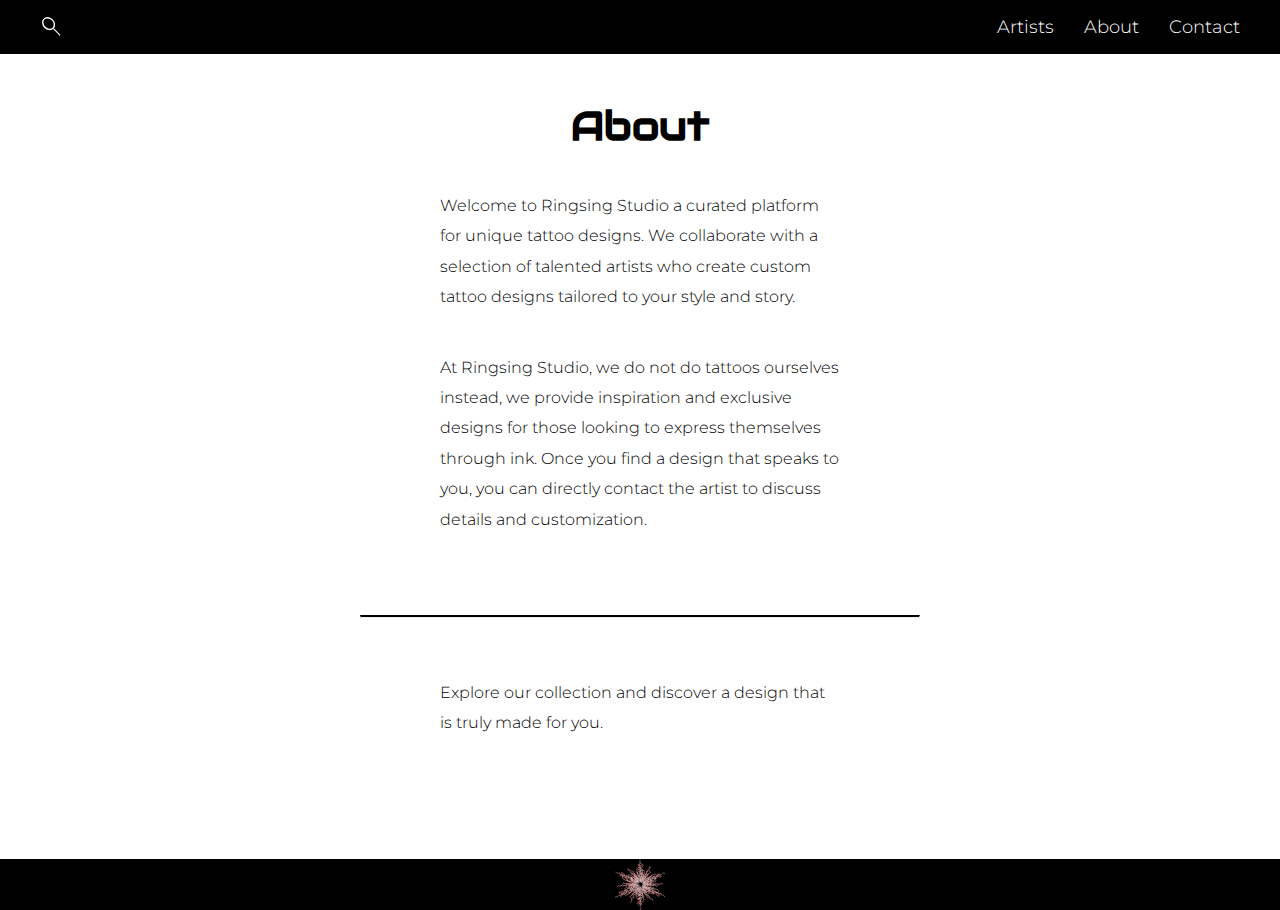
<file: about.html>
<!DOCTYPE html>
<html lang="en">
<head>
    <meta charset="UTF-8">
    <meta name="viewport" content="width=device-width, initial-scale=1.0">
    <meta name="robots" content="noindex" />
<link rel="stylesheet" href="generel.css">
<link rel="stylesheet" href="layout.css">
    <!-- favicon -->
    <link rel="icon" type="image/png" href="img/favicon/favicon-96x96.png" sizes="96x96" />
    <link rel="icon" type="image/svg+xml" href="img/favicon/favicon.svg" />
    <link rel="shortcut icon" href="img/favicon/favicon.ico" />
    <link rel="apple-touch-icon" sizes="180x180" href="img/favicon/apple-touch-icon.png" />
    <link rel="manifest" href="img/favicon/site.webmanifest" />

    <title>About</title>
</head>
<body>

    <!-- Menu -->
    <header>

        <nav class="menu">

            <div class="search">
                <a href="#" class="search-icon">
                    <img src="search-icon.svg" alt="search">
                </a>
            </div>

            <ul class="nav">
<li> <a href="Artist.html">Artists</a></li>
<li><a href="about.html">About</a></li>
<li><a href="contact.html">Contact</a></li>
</ul>
        </nav>

    </header>


<!-- Indhold -->

    <main>
        <section class="about">

            <h1>About</h1>
            <p>
                Welcome to Ringsing Studio a curated platform for unique tattoo designs. 
                We collaborate with a selection of talented artists who create custom tattoo designs tailored to your style and story.</p>
                
                <p> At Ringsing Studio, we do not do tattoos ourselves instead, we provide inspiration and exclusive designs for those looking to express themselves through ink. Once you find a design that speaks to you, you can directly contact the artist to discuss details and customization.
                </p>

                <hr>
                <p>Explore our collection and discover a design that is truly made for you.</p>
                
        </section>

    
    
        
    </main>


    <!-- Footer -->
    <footer>

        <div class="footer-content">
            <img src="/img/favicon.svg" alt="footer-icon" class="footer-icon">
        </div>

    </footer>
    
</body>
</html>
</file>
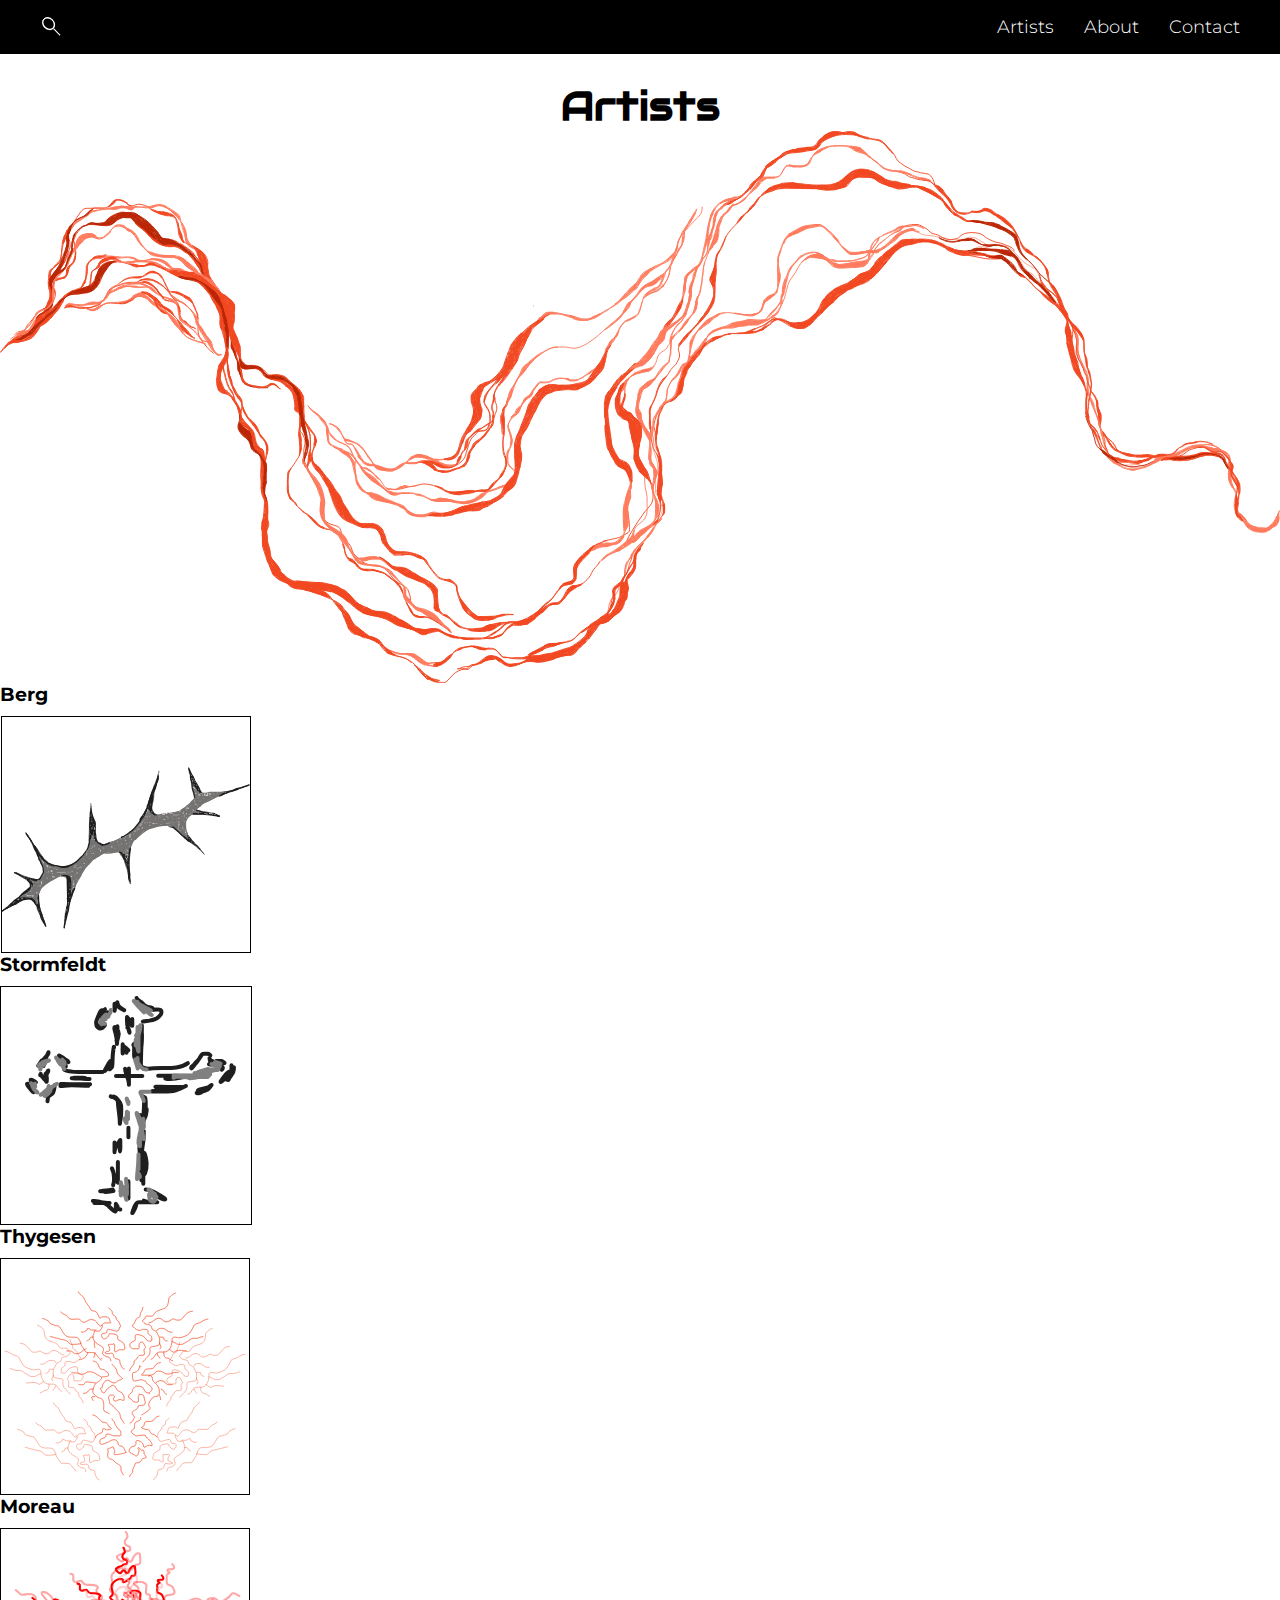
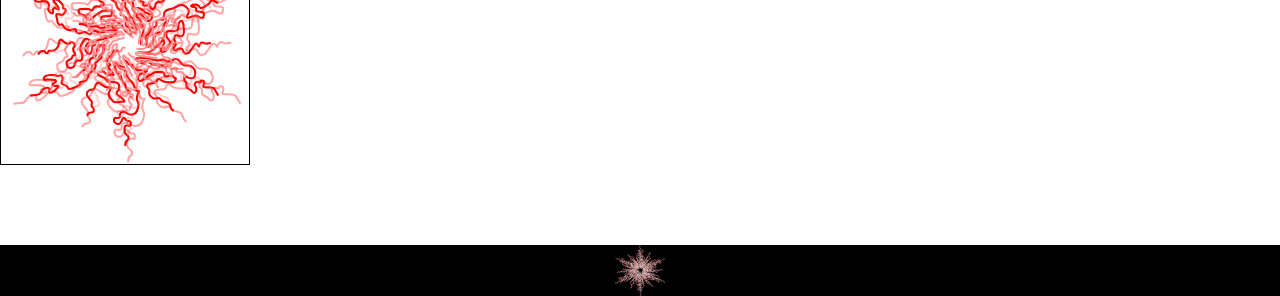
<file: artist.html>
<!DOCTYPE html>
<html lang="en">
<head>
    <meta charset="UTF-8">
    <meta name="viewport" content="width=device-width, initial-scale=1.0">
    <meta name="robots" content="noindex" />
<link rel="stylesheet" href="generel.css">
<link rel="stylesheet" href="layout.css">

    <title>Artists</title>
</head>
<body>

    <!-- Menu -->
    <header>

        <nav class="menu">

            <div class="search">
                <a href="#" class="search-icon">
                    <img src="search-icon.svg" alt="search">
                </a>
            </div>

            <ul class="nav">
<li> <a href="Artist.html">Artists</a></li>
<li><a href="about.html">About</a></li>
<li><a href="contact.html">Contact</a></li>
</ul>
        </nav>

    </header>


<!-- Indhold -->

    <main>
        <section>
            <h1 class="artist">Artists</h1>
            <img src="/img/smoke.svg" alt="smoke">
        </section>

        <!-- De 4 kunstnere -->

        <Section class="artist">
            <div>
<h3>Berg</h3>
<img src="/img/artist-1.svg" alt="Artist Berg">
            </div>

            <div>
<h3>Stormfeldt</h3>
<img src="/img/artist-2.svg" alt="Artist Stormfeldt">
            </div>

            <div>
<h3>Thygesen</h3>
<img src="/img/artist-3.svg" alt="Atist Thygesen">
            
            </div>
          <div>
            <h3>Moreau</h3>
            <img src="/img/artist-4.svg" alt="Artist Moreau">
          </div>

        </Section>

    </main>

    <!-- Footer -->
    <footer>

        <div class="footer-content">
            <img src="/img/favicon.svg" alt="footer-icon" class="footer-icon">
        </div>

    </footer>
    
</body>
</html>
</file>
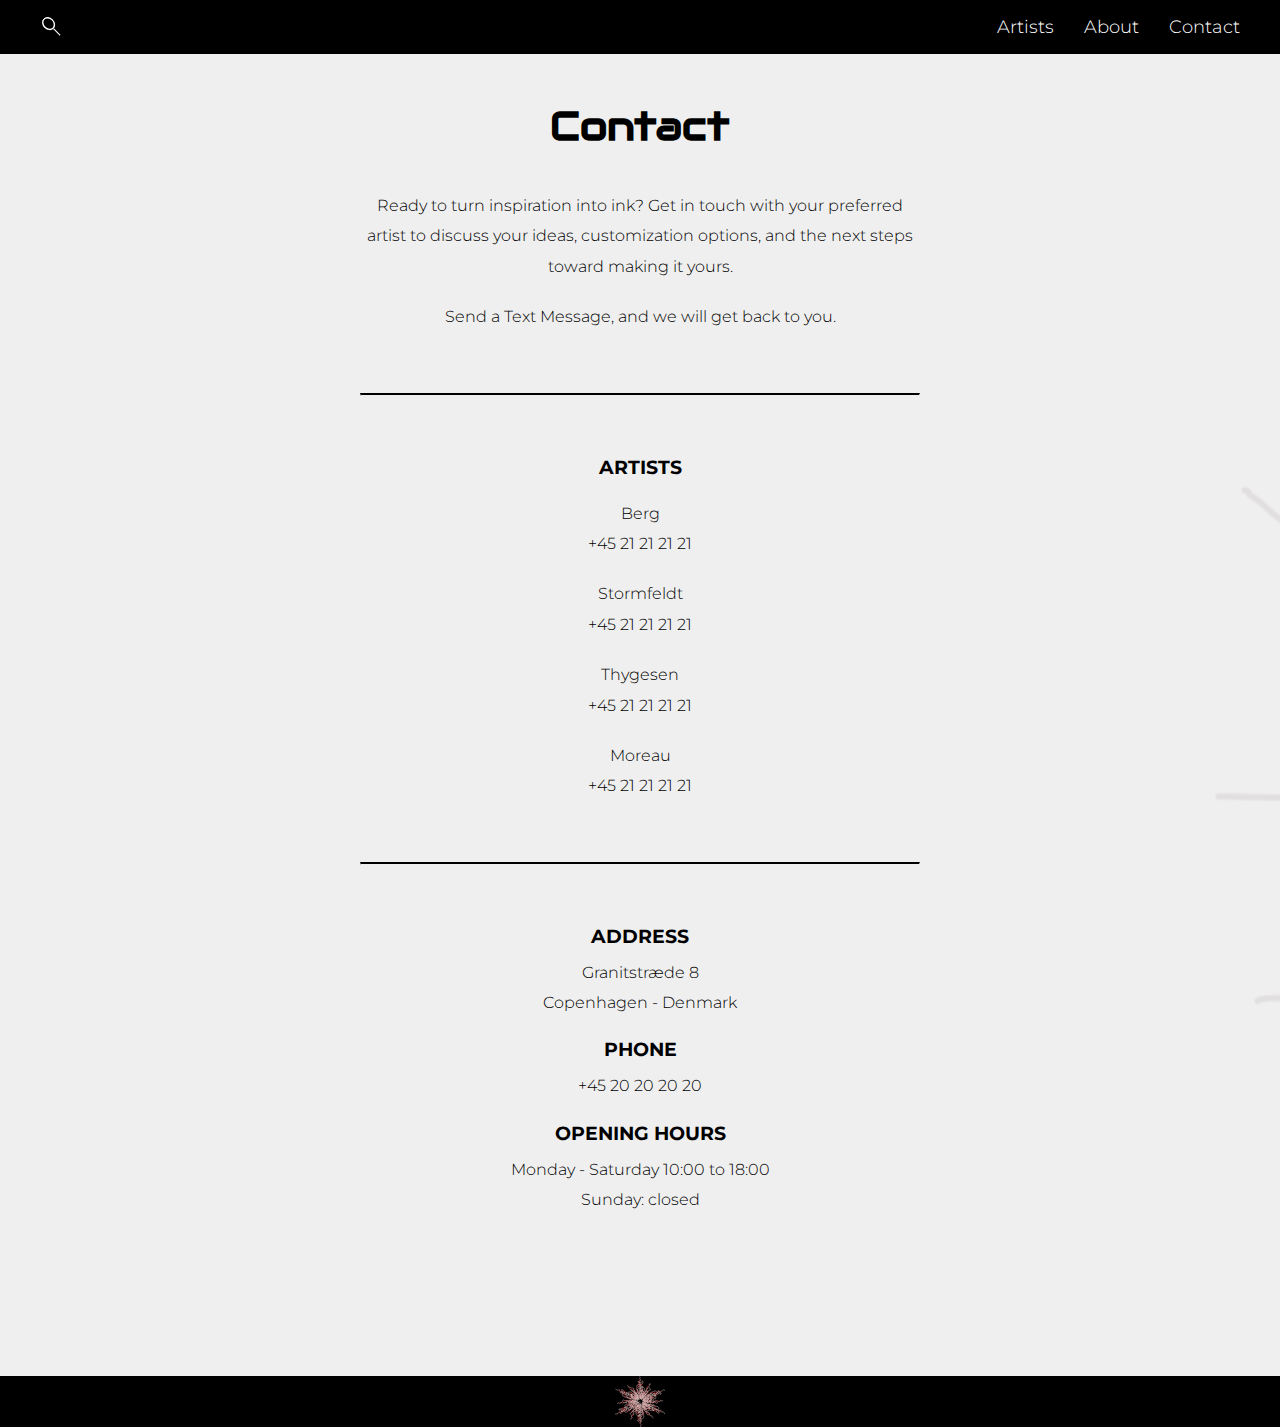
<file: contact.html>
<!DOCTYPE html>
<html lang="en">
<head>
    <meta charset="UTF-8">
    <meta name="viewport" content="width=device-width, initial-scale=1.0">
    <meta name="robots" content="noindex" />
<link rel="stylesheet" href="generel.css">
<link rel="stylesheet" href="layout.css">
    <!-- favicon -->
    <link rel="icon" type="image/png" href="img/favicon/favicon-96x96.png" sizes="96x96" />
    <link rel="icon" type="image/svg+xml" href="img/favicon/favicon.svg" />
    <link rel="shortcut icon" href="img/favicon/favicon.ico" />
    <link rel="apple-touch-icon" sizes="180x180" href="img/favicon/apple-touch-icon.png" />
    <link rel="manifest" href="img/favicon/site.webmanifest" />

    <title>Contact</title>
</head>
<body class="grey-background">

    <!-- Menu -->
    <header>

        <nav class="menu">

            <div class="search">
                <a href="#" class="search-icon">
                    <img src="search-icon.svg" alt="search">
                </a>
            </div>

            <ul class="nav">
<li> <a href="Artist.html">Artists</a></li>
<li><a href="about.html">About</a></li>
<li><a href="contact.html">Contact</a></li>
</ul>
        </nav>

    </header>


<!-- Indhold -->

    <main>

        <section class="contact-section">

<div class="contact-info">
    <h1>Contact</h1>

    <p> Ready to turn inspiration into ink? Get in touch with 
        your preferred artist to discuss your ideas, customization 
        options, and the next steps toward making it yours.</p>
        
        <div> <p>Send a Text Message, and we will get back to you.</p></div>
        <hr> 
        <h3>ARTISTS</h3>
    <div>
        <p>Berg</p>
        <p>+45 21 21 21 21</p>
        
   
    </div>

    <div>
        <p>Stormfeldt</p>
        <p>+45 21 21 21 21</p>
       
    </div>

    <div>
        <p>Thygesen</p>
        <p>+45 21 21 21 21</p>
    
    </div>

    <div>
        <p>Moreau</p>
        <p>+45 21 21 21 21</p>
       
    </div>
    


<!-- streg -->
<hr> 
<!-- Streg -->


 <div class="address-info">

    <div>
    <h3>ADDRESS</h3>
    <p>Granitstræde 8</p>
    <p>Copenhagen - Denmark</p>
</div>

<div>
<h3>PHONE</h3>
<p>+45 20 20 20 20</p>
</div>

<div>
<h3>OPENING HOURS</h3>
<p>Monday - Saturday 10:00 to 18:00</p>
<p>Sunday: closed</p>

</div>

</div>
</div>

</section>
    </main>


    <!-- Footer -->
    <footer>

        <a href="forside.html"> <img src="/img/favicon.svg" alt="footer-icon" class="footer-icon"></a> 

    </footer>
    
</body>
</html>
</file>
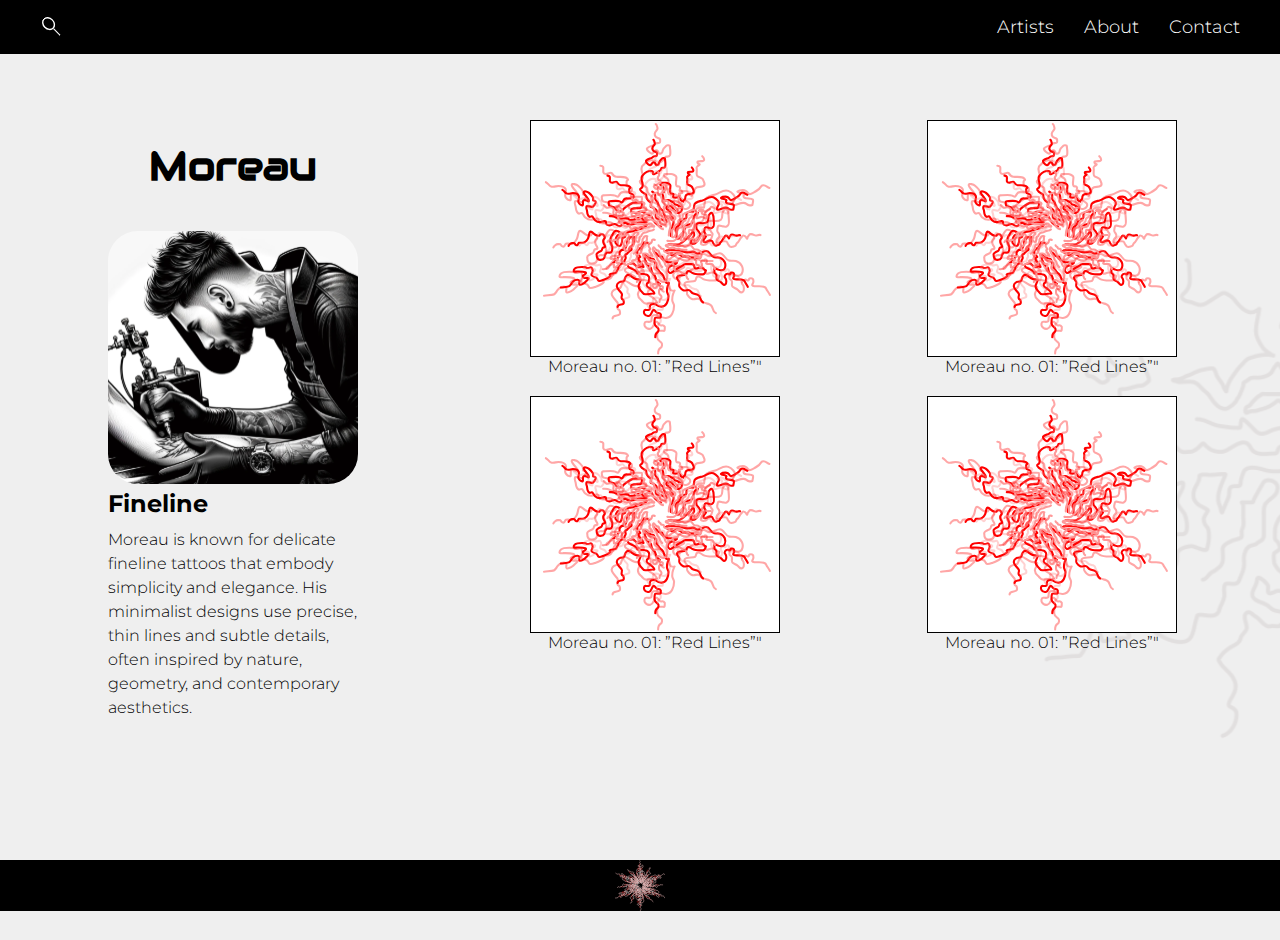
<file: moreau.html>
<!DOCTYPE html>
<html lang="en">
<head>
    <meta charset="UTF-8">
    <meta name="viewport" content="width=device-width, initial-scale=1.0">
    <meta name="robots" content="noindex" />
<link rel="stylesheet" href="generel.css">
<link rel="stylesheet" href="layout.css">

    <title>Moreau</title>
    <!-- favicon -->
    <link rel="icon" type="image/png" href="img/favicon/favicon-96x96.png" sizes="96x96" />
    <link rel="icon" type="image/svg+xml" href="img/favicon/favicon.svg" />
    <link rel="shortcut icon" href="img/favicon/favicon.ico" />
    <link rel="apple-touch-icon" sizes="180x180" href="img/favicon/apple-touch-icon.png" />
    <link rel="manifest" href="img/favicon/site.webmanifest" />
</head>
<body class="grey-background">

    <!-- Menu -->
    <header>

        <nav class="menu">

            <div class="search">
                <a href="#" class="search-icon">
                    <img src="search-icon.svg" alt="search">
                </a>
            </div>

            <ul class="nav">   
<li> <a href="Artist.html">Artists</a></li>
<li><a href="about.html">About</a></li>
<li><a href="contact.html">Contact</a></li>
</ul>
        </nav>

    </header>


<!-- Indhold -->

    <main class="berg-container">
    
        <Section class="berg-info">
        <h1>Moreau</h1>
        <img class="berg-img" src="img/kunstner.svg" alt="kunstner">
        <h2>Fineline</h2>

        <p class="artist-p">Moreau is known for delicate fineline tattoos that embody 
            simplicity and elegance. His minimalist designs use precise,
             thin lines and subtle details, often inspired by nature, 
             geometry, and contemporary aesthetics.
        </p>
    </Section>        

    <section class="art-grid">
        <div>
        <img src="/img/artist-4.svg" alt="Artist Moreau">
        <p>Moreau no. 01: ”Red Lines”"</p>
    </div>

    <div>
        <img src="/img/artist-4.svg" alt="Artist Moreau">
        <p>Moreau no. 01: ”Red Lines”"</p>
    </div>

    <div>
        <img src="/img/artist-4.svg" alt="Artist Moreau">
        <p>Moreau no. 01: ”Red Lines”"</p>
    </div>

    <div>
        <img src="/img/artist-4.svg" alt="Artist Moreau">
        <p>Moreau no. 01: ”Red Lines”"</p>
    </div>


        </section>
    </main>


    <!-- Footer -->
    <footer>

 <a href="forside.html"> <img src="/img/favicon.svg" alt="footer-icon" class="footer-icon"></a> 

    </footer>
    
</body>
</html>
</file>
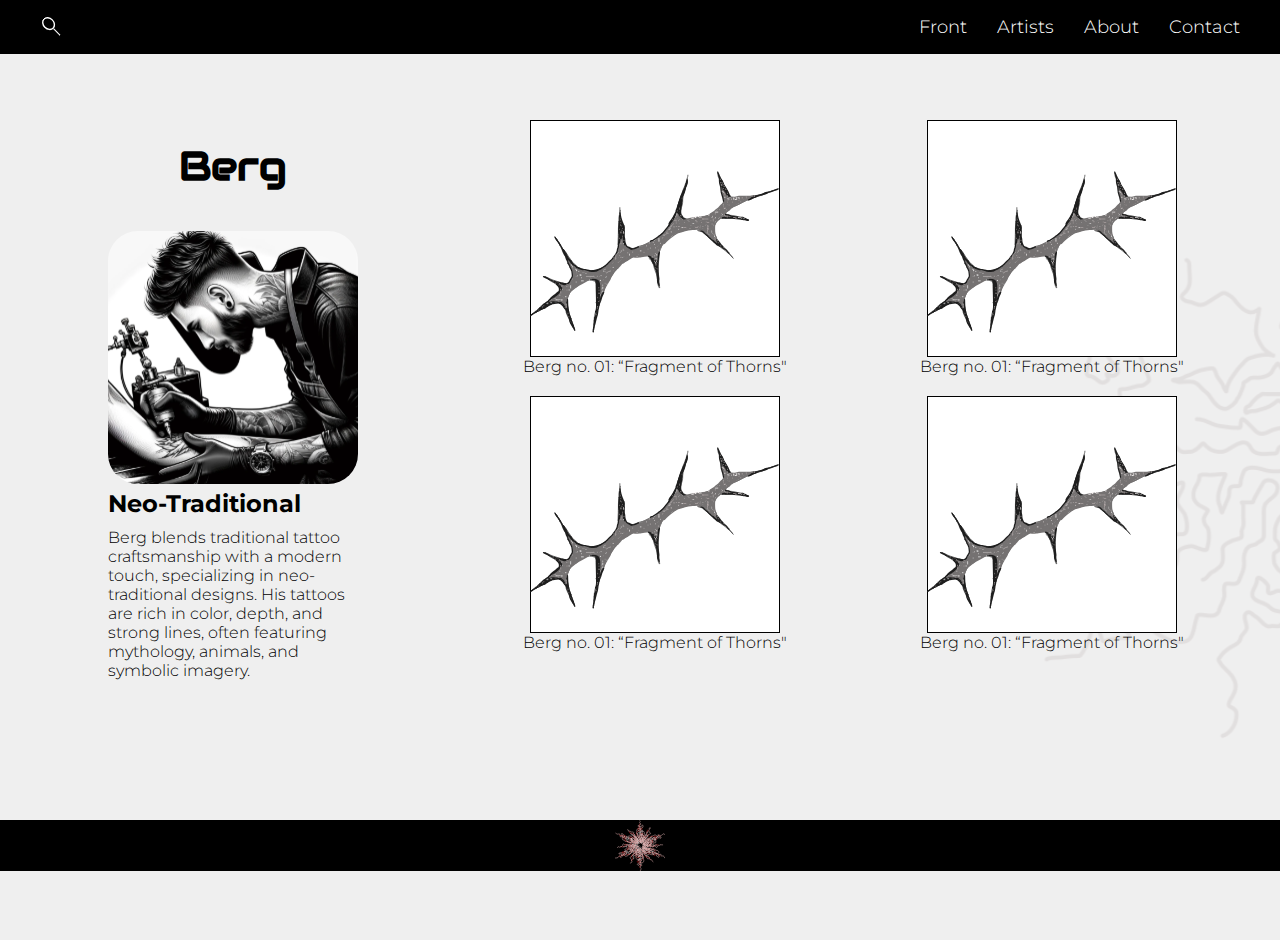
<file: specific-artist.html>
<!DOCTYPE html>
<html lang="en">
<head>
    <meta charset="UTF-8">
    <meta name="viewport" content="width=device-width, initial-scale=1.0">
    <meta name="robots" content="noindex" />
<link rel="stylesheet" href="generel.css">
<link rel="stylesheet" href="layout.css">

    <title>Berg</title>
    <!-- favicon -->
    <link rel="icon" type="image/png" href="img/favicon/favicon-96x96.png" sizes="96x96" />
    <link rel="icon" type="image/svg+xml" href="img/favicon/favicon.svg" />
    <link rel="shortcut icon" href="img/favicon/favicon.ico" />
    <link rel="apple-touch-icon" sizes="180x180" href="img/favicon/apple-touch-icon.png" />
    <link rel="manifest" href="img/favicon/site.webmanifest" />
</head>
<body class="grey-background">

    <!-- Menu -->
    <header>

        <nav class="menu">

            <div class="search">
                <a href="#" class="search-icon">
                    <img src="search-icon.svg" alt="search">
                </a>
            </div>

            <ul class="nav">
                <li><a href="forside.html">Front</a></li>    
<li> <a href="Artist.html">Artists</a></li>
<li><a href="about.html">About</a></li>
<li><a href="contact.html">Contact</a></li>
</ul>
        </nav>

    </header>


<!-- Indhold -->

    <main class="berg-container">
    
        <Section class="berg-info">
        <h1>Berg</h1>
        <img class="berg-img" src="img/kunstner.svg" alt="kunstner">
        <h2>Neo-Traditional</h2>

        <p>Berg blends traditional tattoo craftsmanship with a 
            modern touch, specializing in neo-traditional designs. 
            His tattoos are rich in color, depth, and strong lines, 
            often featuring mythology, animals, and symbolic imagery.
        </p>
    </Section>        

    <section class="art-grid">
        <div>
        <img src="/img/artist-1.svg" alt="Artist Berg">
        <p>Berg no. 01: “Fragment of Thorns"</p>
    </div>

    <div>
        <img src="/img/artist-1.svg" alt="Artist Berg">
        <p>Berg no. 01: “Fragment of Thorns"</p>
    </div>

    <div>
        <img src="/img/artist-1.svg" alt="Artist Berg">
        <p>Berg no. 01: “Fragment of Thorns"</p>
    </div>

    <div>
        <img src="/img/artist-1.svg" alt="Artist Berg">
        <p>Berg no. 01: “Fragment of Thorns"</p>
    </div>


        </section>
    </main>


    <!-- Footer -->
    <footer>

 <a href="index.html"> <img src="/img/favicon.svg" alt="footer-icon" class="footer-icon"></a> 

    </footer>
    
</body>
</html>
</file>
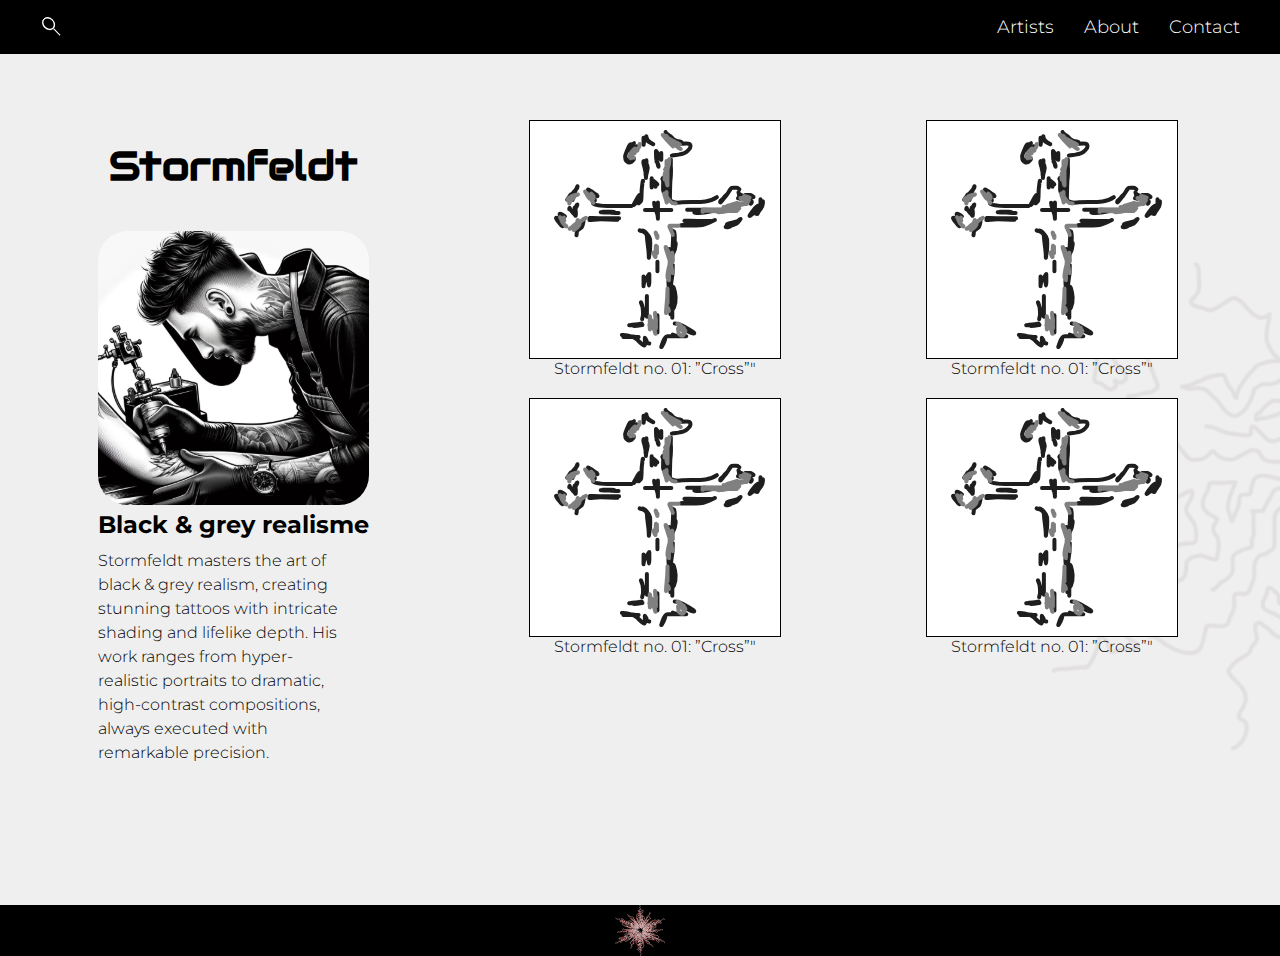
<file: stormfeldt.html>
<!DOCTYPE html>
<html lang="en">
<head>
    <meta charset="UTF-8">
    <meta name="viewport" content="width=device-width, initial-scale=1.0">
    <meta name="robots" content="noindex" />
<link rel="stylesheet" href="generel.css">
<link rel="stylesheet" href="layout.css">

    <title>Stormfeldt</title>
    <!-- favicon -->
    <link rel="icon" type="image/png" href="img/favicon/favicon-96x96.png" sizes="96x96" />
    <link rel="icon" type="image/svg+xml" href="img/favicon/favicon.svg" />
    <link rel="shortcut icon" href="img/favicon/favicon.ico" />
    <link rel="apple-touch-icon" sizes="180x180" href="img/favicon/apple-touch-icon.png" />
    <link rel="manifest" href="img/favicon/site.webmanifest" />
</head>
<body class="grey-background">

    <!-- Menu -->
    <header>

        <nav class="menu">

            <div class="search">
                <a href="#" class="search-icon">
                    <img src="search-icon.svg" alt="search">
                </a>
            </div>

            <ul class="nav">   
<li> <a href="Artist.html">Artists</a></li>
<li><a href="about.html">About</a></li>
<li><a href="contact.html">Contact</a></li>
</ul>
        </nav>

    </header>


<!-- Indhold -->

    <main class="berg-container">
    
        <Section class="berg-info">
        <h1>Stormfeldt</h1>
        <img class="berg-img" src="img/kunstner.svg" alt="kunstner">
        <h2>Black & grey realisme </h2>

        <p class="artist-p">Stormfeldt masters the art of black & grey realism, 
            creating stunning tattoos with intricate shading and 
            lifelike depth. His work ranges from hyper-realistic 
            portraits to dramatic, high-contrast compositions, 
            always executed with remarkable precision.
            
        </p>
    </Section>        

    <section class="art-grid">
        <div>
        <img src="/img/artist-2.svg" alt="Artist Stormfeldt">
        <p>Stormfeldt no. 01: ”Cross”"</p>
    </div>

    <div>
        <img src="/img/artist-2.svg" alt="Artist Stormfeldt">
        <p>Stormfeldt no. 01: ”Cross”"</p>
    </div>

    <div>
        <img src="/img/artist-2.svg" alt="Artist Stormfeldt">
        <p>Stormfeldt no. 01: ”Cross”"</p>
    </div>

    <div>
        <img src="/img/artist-2.svg" alt="Artist Stormfeldt">
        <p>Stormfeldt no. 01: ”Cross”"</p>
    </div>


        </section>
    </main>


    <!-- Footer -->
    <footer>

 <a href="forside.html"> <img src="/img/favicon.svg" alt="footer-icon" class="footer-icon"></a> 

    </footer>
    
</body>
</html>
</file>
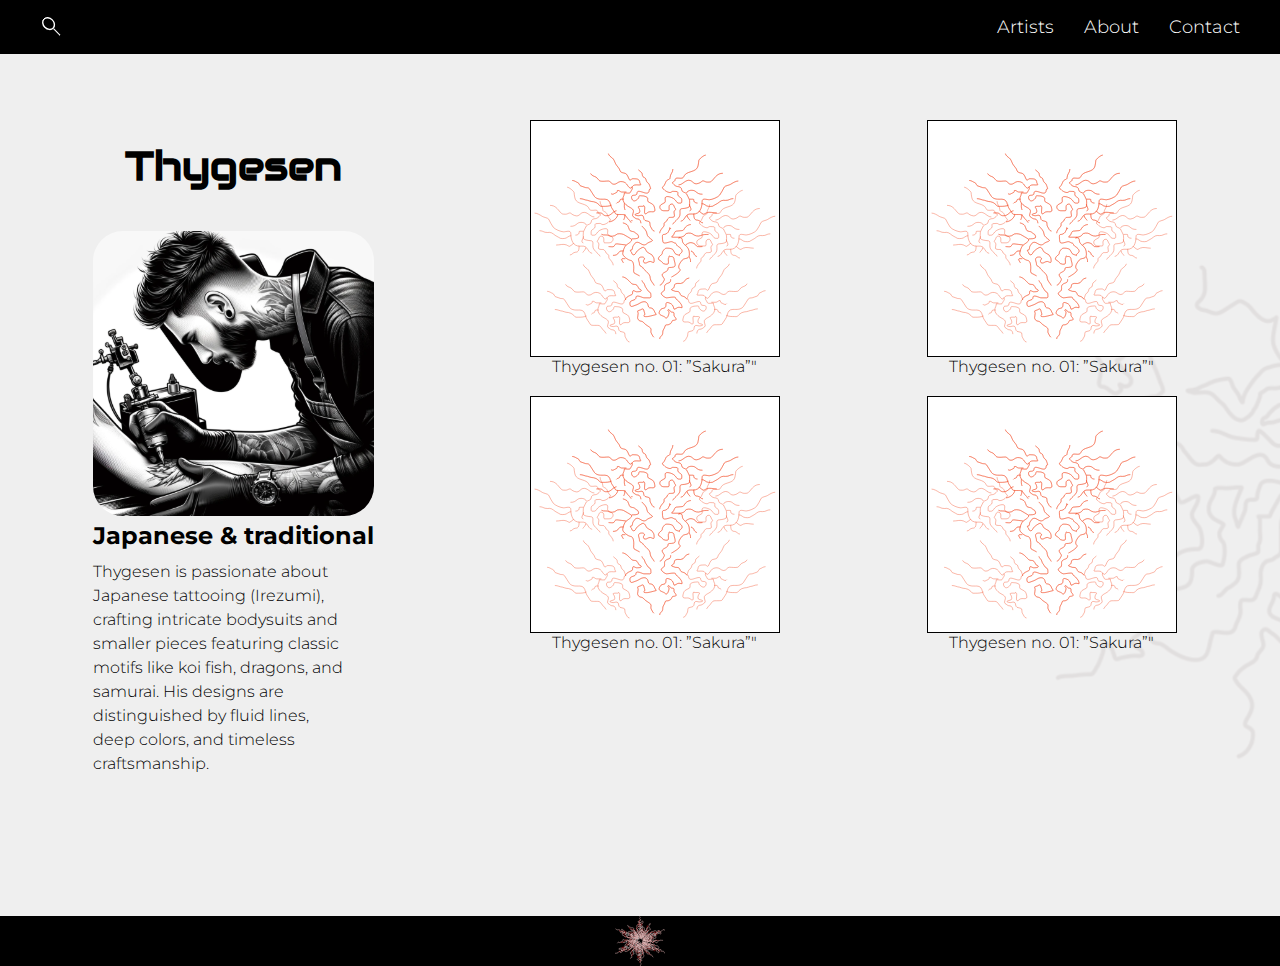
<file: thygesen.html>
<!DOCTYPE html>
<html lang="en">
<head>
    <meta charset="UTF-8">
    <meta name="viewport" content="width=device-width, initial-scale=1.0">
    <meta name="robots" content="noindex" />
<link rel="stylesheet" href="generel.css">
<link rel="stylesheet" href="layout.css">

    <title>Thygesen</title>
    <!-- favicon -->
    <link rel="icon" type="image/png" href="img/favicon/favicon-96x96.png" sizes="96x96" />
    <link rel="icon" type="image/svg+xml" href="img/favicon/favicon.svg" />
    <link rel="shortcut icon" href="img/favicon/favicon.ico" />
    <link rel="apple-touch-icon" sizes="180x180" href="img/favicon/apple-touch-icon.png" />
    <link rel="manifest" href="img/favicon/site.webmanifest" />
</head>
<body class="grey-background">

    <!-- Menu -->
    <header>

        <nav class="menu">

            <div class="search">
                <a href="#" class="search-icon">
                    <img src="search-icon.svg" alt="search">
                </a>
            </div>

            <ul class="nav">   
<li> <a href="Artist.html">Artists</a></li>
<li><a href="about.html">About</a></li>
<li><a href="contact.html">Contact</a></li>
</ul>
        </nav>

    </header>


<!-- Indhold -->

    <main class="berg-container">
    
        <Section class="berg-info">
        <h1>Thygesen</h1>
        <img class="berg-img" src="img/kunstner.svg" alt="kunstner">
        <h2>Japanese & traditional</h2>

        <p class="artist-p">Thygesen is passionate about Japanese tattooing (Irezumi), 
            crafting intricate bodysuits and smaller pieces featuring 
            classic motifs like koi fish, dragons, and samurai. 
            His designs are distinguished by fluid lines, deep colors, 
            and timeless craftsmanship.
        </p>
    </Section>        

    <section class="art-grid">
        <div>
        <img src="/img/artist-3.svg" alt="Artist Thygesen">
        <p>Thygesen no. 01: ”Sakura”"</p>
    </div>

    <div>
        <img src="/img/artist-3.svg" alt="Artist Thygesen">
        <p>Thygesen no. 01: ”Sakura”"</p>
    </div>

    <div>
        <img src="/img/artist-3.svg" alt="Artist Thygesen">
        <p>Thygesen no. 01: ”Sakura”"</p>
    </div>

    <div>
        <img src="/img/artist-3.svg" alt="Artist Thygesen">
        <p>Thygesen no. 01: ”Sakura”"</p>
    </div>


        </section>
    </main>


    <!-- Footer -->
    <footer>

 <a href="forside.html"> <img src="/img/favicon.svg" alt="footer-icon" class="footer-icon"></a> 

    </footer>
    
</body>
</html>
</file>
<file: layout.css>
/* Mobile first */

/*  Artist side, Billederne af kunstnere */
.artist-grid{display: grid;
    grid-template-columns:1fr; 
    gap: 30px ;
text-align: center;
justify-content: center;
margin: 0 auto;}

/* SPECIFIC ARTIST */
.berg-container {
    display: grid;
    grid-template-columns: 1fr;
    gap: 30px;
    /* max-width: 1200px;
    margin: 40px auto; */
    text-align: center;
    justify-content: center;
    margin: 0 auto;
}



/* Grid for kunstværker */
.art-grid {
    display: grid;
    grid-template-columns:1fr; 
    grid-template-rows: repeat(2, auto);
    gap: 20px;
    text-align: center;
}


/* Tilpas til tablet og større skærme*/ 

@media(min-width:900px){/*  Artist side, Billederne af kunstnere */
    .artist-grid{display: grid;
        grid-template-columns: repeat(2,1fr) ; 
        gap: 30px ;
    text-align: center;
    justify-content: center;
    margin: 0 auto;}

/* SPECIFIC ARTIST */
.berg-container {
    display: grid;
    grid-template-columns: 1fr 2fr;
    gap: 40px;
    max-width: 1200px;
    margin: 40px auto;
    align-items: start;
}
/* Grid for kunstværker */
.art-grid {
    display: grid;
    grid-template-columns: repeat(2, 1fr); 
    grid-template-rows: repeat(2, auto);
    gap: 20px;
    text-align: center;
}}









@font-face {
    font-family:"audiowide" ;
    src: url(fonts/Audiowide/Audiowide-Regular.ttf);
}

@font-face {
    font-family:"montserrat-light" ;
    src: url(fonts/Montserrat/static/Montserrat-Light.ttf);
}

@font-face {
    font-family:"montserrat-bold" ;
    src: url(fonts/Montserrat/static/Montserrat-Bold.ttf);
}
</file>
<file: generel.css>
/* Resets */
*{margin: 0;
    padding: 0;
box-sizing: border-box;}
img{max-width: 100%;
height: auto;
display: block;}

/* skub tekst under headeren */
main {
    padding-top: 80px;
padding-bottom: 80px;
}



/* MENU */

.menu{
    display: flex;
    justify-content: space-between;
    padding: 0%;
    align-items: center;
    padding: 15px 40px;
    position: fixed;
    width: 100%;
    top: 0;
    left: 0;
    z-index: 100;
    background-color: black;
  }

  /* Venstre side af menuen, search icon */
  .search-icon img {
    transform: rotate(315deg);
    width: 24px;
    height: 24px;
    transition: transform 0.2s;
}

.search-icon:hover img {
    transform: scale(1.5);
}

/* Højre side af, navigation */

    .nav {
        display: flex;
        list-style-type: none;
        padding: 0;
        margin: 0;
        gap: 30px;
    }
    .menu a {
        color: white;
        text-decoration: none;
        font-size: 18px;

        transition: color 0.2s;
        font-family: "montserrat-light";}

        .menu a:hover {
            text-decoration: underline;
        }

  .menu li {
    display: inline;
}




    /* FORSIDE */
    .frontpage {
        background-image: url(background.svg);
        /* background-size: cover;  */
        background-position: center; 
        /* background-repeat: no-repeat;  */
        height: auto; 
    }


/* Centrering af H1 og logo */
.frontpage-content {
    display: grid; 
    grid-template-columns: 1fr;
    grid-template-rows: 0.5fr 3fr;
    text-align: center;
    place-items: center;
}

/* H1 STYLING */

h1{
font-family: "audiowide";
font-size: 40px;
text-align: center;}

h3{font-family:"montserrat-bold" ;
    font-display: swap}
h2{font-family:"montserrat-bold" ; font-display: swap}
p{font-family: "montserrat-light"; font-display: swap}




/* Frontpage content */
/* Hover-effekt: Skifter logoet til rød */
.black-logo:hover {
    content: url('img/red-big.svg'); /* Skifter til rød version */
}


/* ARTISTS */
.artist-background{background-color: rgb(239, 239, 239);}
h1.artist{text-align: center;}


.artist-grid div {
    display: flex;
    flex-direction: column;
    align-items: center;
    justify-content: center;
}

.artist-grid a {
    text-decoration: none;
    color: inherit; 
}
.artist h3{margin-bottom: 10px;}

.smoke{margin-bottom: 80px;}

/* CONTACT */
.contact-section {
    max-width: 600px;
    margin: 0 auto;
    padding: 20px;
    text-align: center;
}
.contact-info p{line-height: 1.9;}

.contact-info {
    display: flex;
    flex-direction: column;
    gap: 20px;
    margin-bottom: 40px;
}
.adress-info
{
    display: flex;
    flex-direction: column;
    gap: 20px;
}
.address-info h3 {
    margin-bottom: 10px;
}

.address-info div {
    margin-bottom: 20px;
}

.adress-info {line-height: 1.9;}
hr {
    margin: 40px 0;
    border-top: 2px solid black;

}

.contact-info h1{margin-bottom: 20px}


/* SPECIFIC ARTIST */

.berg-info {
    display: flex;
    flex-direction: column;
    align-items: left;
    text-align: left;
    padding: 20px;
    max-width: 90%;
    margin: 0 auto;
}

.artist-p{line-height: 1.5;}
.berg-img {border-radius: 30px;}

.berg-info p{max-width: 250px;
text-align: left;}


.art-grid div {
    display: flex;
    flex-direction: column;
    align-items: center;
    max-width: 90%;
    margin: 0 auto;
}

.berg-info p {
    margin-top: 10px;
}
.berg-info img{margin-bottom: 5px;}

.berg-info h1 {
    margin-bottom: 40px;
}




/* ABOUT */
.about{max-width: 600px;
    margin: 0 auto;
    padding: 20px;
    text-align: left;
    display: flex;
    flex-direction: column;
    gap: 20px;}

    .about p{max-width: 400px;
    text-align: left;
margin: 0 auto 20px;
line-height: 1.9;}

    .about h1{max-width: 100%;
    margin-bottom: 20px;}

/* Baggrund på About og Contact */
.grey-background {
    background-image: url(img/Background-grey.svg);
    background-size: cover;
    background-position: center;
    background-repeat: no-repeat;
    min-height: 100vh;
    width: 100%; 
}
/* Footer */

footer {
    background-color: black;
    display: flex;
    justify-content: center;
    /* align-items: center;
    height: 50px;
    position: fixed;
    bottom: 0;
    width: 100%; */
}

footer img {
    width: 50px;}
</file>
